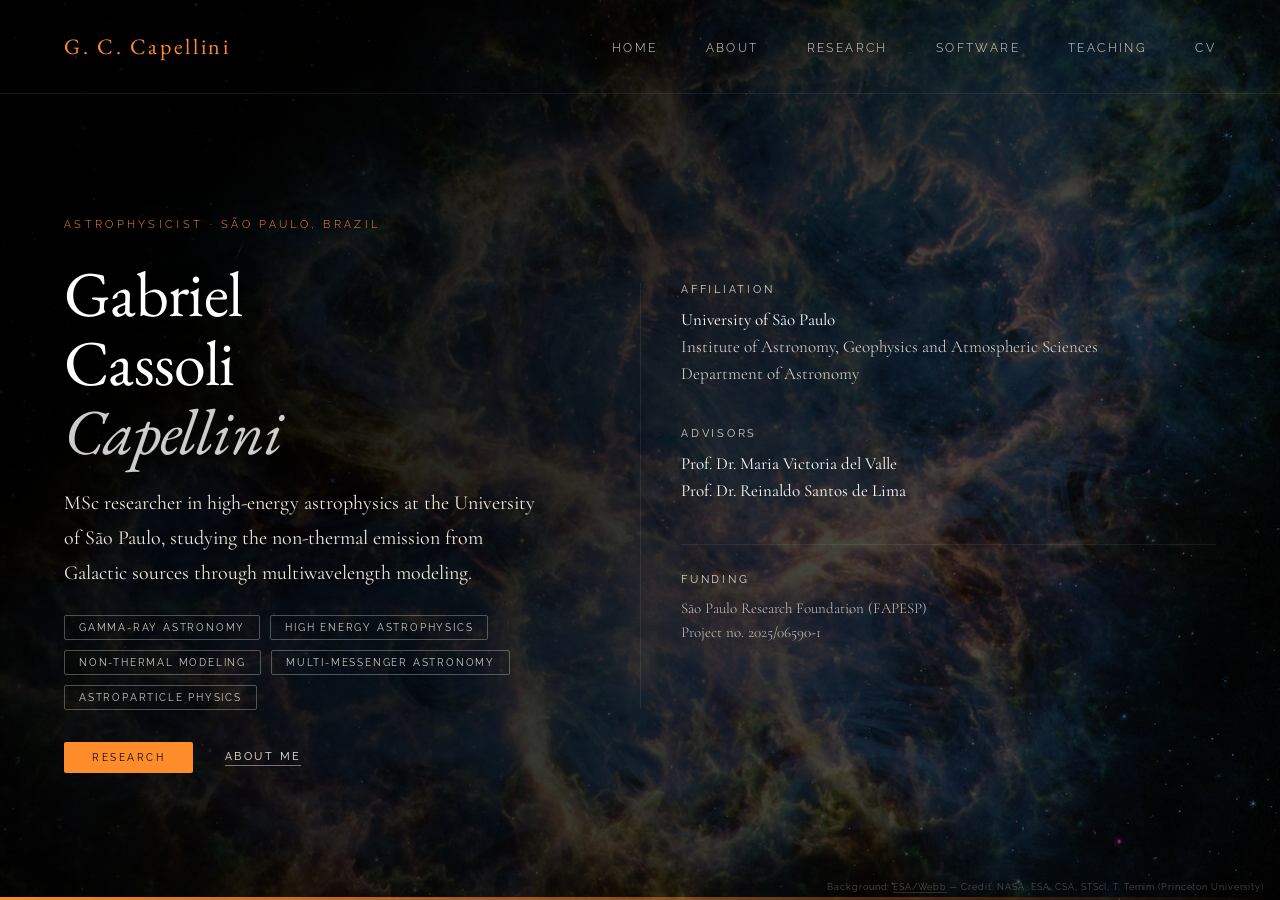
<file: index.html>
<!DOCTYPE html>
<html lang="en">
<head>
<meta name="description" content="Gabriel Cassoli Capellini — MSc researcher in high-energy astrophysics, studying non-thermal emission from Galactic sources.">
<meta name="author" content="Gabriel Cassoli Capellini">
<meta name="keywords" content="Gabriel Cassoli Capellini, astrofísica, astrophysics, gamma-ray astronomy, high energy astrophysics, non-thermal modeling.">

<!-- Open Graph -->
<meta property="og:title" content="Gabriel Cassoli Capellini — Astrophysicist">
<meta property="og:description" content="MSc researcher in high-energy astrophysic, studying non-thermal emission from Galactic sources through multiwavelength modeling.">
<meta property="og:url" content="https://gcasscapellini.github.io/WebPage/">
<meta property="og:type" content="website">
<!-- Google tag (gtag.js) -->
<script async src="https://www.googletagmanager.com/gtag/js?id=G-1GP52T7SWY"></script>
<script>
  window.dataLayer = window.dataLayer || [];
  function gtag(){dataLayer.push(arguments);}
  gtag('js', new Date());

  gtag('config', 'G-1GP52T7SWY');
</script>

<meta charset="UTF-8">
<meta name="viewport" content="width=device-width, initial-scale=1.0">
<title>Gabriel Cassoli Capellini</title>
<link rel="stylesheet" href="style.css">
<style>
  @import url('https://fonts.googleapis.com/css2?family=EB+Garamond:ital,wght@0,400;0,500;1,400&family=Cormorant+Garamond:ital,wght@0,300;0,400;1,300&family=Raleway:wght@300;400&display=swap');

  *, *::before, *::after { margin:0; padding:0; box-sizing:border-box; }
.img-credit {
  position: fixed;
  bottom: 8px;
  right: 16px;
  font-family: 'Raleway', sans-serif;
  font-size: 9px;
  letter-spacing: 0.1em;
  color: rgba(245,240,232,0.30);
  z-index: 5;
}
.img-credit a {
  color: rgba(245,240,232,0.30);
  text-decoration: none;
  border-bottom: 1px solid rgba(245,240,232,0.15);
  transition: color 0.3s;
}
.img-credit a:hover { color: #ff8c2a; }
  body {
    min-height: 100vh;
    background: url("1.jpg") center/cover no-repeat fixed;
    font-family: 'EB Garamond', Georgia, serif;
    color: #f5f0e8;
  }
  body::before {
    content: "";
    position: fixed;
    inset: 0;
    background: linear-gradient(
      115deg,
      rgba(0,0,0,0.93) 0%,
      rgba(0,0,0,0.82) 45%,
      rgba(0,0,0,0.55) 100%
    );
    z-index: 0;
  }

  .site-wrapper { position: relative; z-index: 1; }

  nav {
    display: flex;
    align-items: center;
    justify-content: space-between;
    padding: 32px 64px;
    border-bottom: 1px solid rgba(255,255,255,0.08);
  }
  .logo {
    font-family: 'EB Garamond', serif;
    font-size: 22px;
    font-weight: 400;
    letter-spacing: 0.12em;
    color: #ff8c2a;
    text-decoration: none;
  }
  .nav-links { display: flex; gap: 48px; list-style: none; }
  .nav-links a {
    font-family: 'Raleway', sans-serif;
    font-size: 12px;
    font-weight: 300;
    letter-spacing: 0.2em;
    text-transform: uppercase;
    color: rgba(245,240,232,0.90);
    text-decoration: none;
    transition: color 0.3s;
  }
  .nav-links a:hover { color: #ff8c2a; }

  .hero {
    display: grid;
    grid-template-columns: 1fr 1fr;
    min-height: calc(100vh - 97px);
    padding: 0 64px;
  }

  .hero-left {
    display: flex;
    flex-direction: column;
    justify-content: center;
    padding-right: 80px;
    padding-top: 60px;
    padding-bottom: 60px;
    opacity: 0;
    animation: fadeUp 1.1s ease forwards 0.2s;
  }
  .hero-eyebrow {
    font-family: 'Raleway', sans-serif;
    font-size: 11px;
    font-weight: 300;
    letter-spacing: 0.3em;
    text-transform: uppercase;
    color: #ff8c2a;
    margin-bottom: 28px;
  }
  .hero-name {
    font-family: 'EB Garamond', serif;
    font-size: clamp(44px, 5vw, 72px);
    font-weight: 400;
    line-height: 1.08;
    letter-spacing: -0.01em;
    margin-bottom: 20px;
    color: #fff;
    text-shadow: 0 2px 20px rgba(0,0,0,0.8);
  }
  .hero-name em { font-style: italic; color: rgba(255,255,255,0.80); }

  .hero-desc {
    font-family: 'Cormorant Garamond', serif;
    font-size: 20px;
    font-weight: 400;
    line-height: 1.75;
    color: #f0eadf;
    max-width: 480px;
    margin-bottom: 24px;
    text-shadow: 0 1px 10px rgba(0,0,0,0.7);
  }
  .hero-tags { display: flex; flex-wrap: wrap; gap: 10px; margin-bottom: 32px; }
  .tag {
    font-family: 'Raleway', sans-serif;
    font-size: 10px;
    font-weight: 400;
    letter-spacing: 0.18em;
    text-transform: uppercase;
    color: rgba(245,240,232,0.85);
    border: 1px solid rgba(245,240,232,0.30);
    padding: 6px 14px;
    border-radius: 2px;
    transition: border-color 0.3s, color 0.3s;
  }
  .tag:hover { border-color: #ff8c2a; color: #ff8c2a; }

  .hero-cta { display: flex; gap: 32px; align-items: center; }
  .cta-link {
    font-family: 'Raleway', sans-serif;
    font-size: 11px;
    font-weight: 400;
    letter-spacing: 0.22em;
    text-transform: uppercase;
    color: #f5f0e8;
    text-decoration: none;
    border-bottom: 1px solid rgba(245,240,232,0.45);
    padding-bottom: 2px;
    transition: color 0.3s, border-color 0.3s;
  }
  .cta-link:hover { color: #ff8c2a; border-color: #ff8c2a; }
  .cta-primary {
    background: #ff8c2a;
    color: #000 !important;
    border: none !important;
    padding: 10px 28px;
    border-radius: 2px;
    font-size: 10px;
    letter-spacing: 0.25em;
    transition: background 0.3s;
  }
  .cta-primary:hover { background: #ffaa55 !important; }

  .hero-right {
    display: flex;
    flex-direction: column;
    justify-content: flex-end;
    padding-bottom: 64px;
    padding-left: 40px;
    border-left: 1px solid rgba(255,255,255,0.08);
    opacity: 0;
    animation: fadeUp 1.1s ease forwards 0.5s;
  }
  .affiliation-block { margin-bottom: 40px; }
  .affil-label {
    font-family: 'Raleway', sans-serif;
    font-size: 11px;
    font-weight: 400;
    letter-spacing: 0.25em;
    text-transform: uppercase;
    color: rgba(245,240,232,0.85);
    margin-bottom: 10px;
  }
  .affil-name {
    font-family: 'Cormorant Garamond', serif;
    font-size: 17px;
    font-weight: 300;
    color: rgba(245,240,232,0.92);
    line-height: 1.6;
  }
  .affil-name strong { font-weight: 400; color: #fff; }

  .funding-block {
    border-top: 1px solid rgba(255,255,255,0.08);
    padding-top: 28px;
  }
  .funding-label {
    font-family: 'Raleway', sans-serif;
    font-size: 11px;
    font-weight: 400;
    letter-spacing: 0.25em;
    text-transform: uppercase;
    color: rgba(245,240,232,0.85);
    margin-bottom: 10px;
  }
  .funding-text {
    font-family: 'Cormorant Garamond', serif;
    font-size: 15px;
    font-weight: 300;
    color: rgba(245,240,232,0.80);
    line-height: 1.6;
  }

  .bottom-bar {
    position: fixed;
    bottom: 0; left: 0; right: 0;
    height: 3px;
    background: linear-gradient(90deg, #ff8c2a 0%, transparent 100%);
    z-index: 10;
  }

  @keyframes fadeUp {
    from { opacity: 0; transform: translateY(24px); }
    to   { opacity: 1; transform: translateY(0); }
  }
</style>
</head>
<body>
<div class="site-wrapper">
  <nav>
    <a class="logo" href="index.html">G. C. Capellini</a>
    <ul class="nav-links">
      <li><a href="index.html">Home</a></li>
      <li><a href="about.html">About</a></li>
      <li><a href="research.html">Research</a></li>
      <li><a href="software.html">Software</a></li>
      <li><a href="teaching.html">Teaching</a></li>
      <!-- <li><a href="coding.html">Coding</a></li>-->
      <li><a href="CV_Gabriel_Capellini.pdf" target="_blank">CV</a></li>
    </ul>
  </nav>

  <section class="hero">
    <div class="hero-left">
      <p class="hero-eyebrow">Astrophysicist · São Paulo, Brazil</p>
      <h1 class="hero-name">
        Gabriel<br>
        Cassoli<br>
        <em>Capellini</em>
      </h1>
      <p class="hero-desc">
        MSc researcher in high-energy astrophysics at the University of São Paulo, studying the non-thermal emission
        from Galactic sources through multiwavelength modeling.
      </p>
      <div class="hero-tags">
        <span class="tag">Gamma-ray Astronomy</span>
        <span class = "tag">High Energy Astrophysics</span>
        <span class="tag">Non-thermal Modeling</span>
        <span class="tag">Multi-messenger Astronomy</span>
        <span class="tag">Astroparticle Physics</span>
      </div>
      <div class="hero-cta">
        <a class="cta-link cta-primary" href="research.html">Research</a>
        <a class="cta-link" href="about.html">About Me</a>
        <!--<a class="cta-link" href="cv.html">Curriculum Vitæ</a>-->
        <!--<a class="cta-link" href="cv.html">Contact</a>-->
      </div>
    </div>

    <div class="hero-right">
      <div class="affiliation-block">
        <p class="affil-label">Affiliation</p>
        <p class="affil-name">
          <strong>University of São Paulo</strong><br>
          Institute of Astronomy, Geophysics and Atmospheric Sciences<br>
          Department of Astronomy
        </p>
      </div>
      <div class="affiliation-block">
        <p class="affil-label">Advisors</p>
        <p class="affil-name">
          <strong>Prof. Dr. Maria Victoria del Valle</strong>
        <br><strong>Prof. Dr. Reinaldo Santos de Lima</strong>
        </p>
      </div>
      <div class="funding-block">
        <p class="funding-label">Funding</p>
        <p class="funding-text">
          São Paulo Research Foundation (FAPESP)<br>
          Project no. 2025/06590-1
        </p>
      </div>
    </div>
  </section>
</div>
<div class="bottom-bar"></div>

<footer class="img-credit">
  Background: <a href="https://esawebb.org/images/weic2417a/" target="_blank">ESA/Webb</a>
  — Credit: NASA, ESA, CSA, STScI, T. Temim (Princeton University)
</footer>

</body>
</html>
</file>
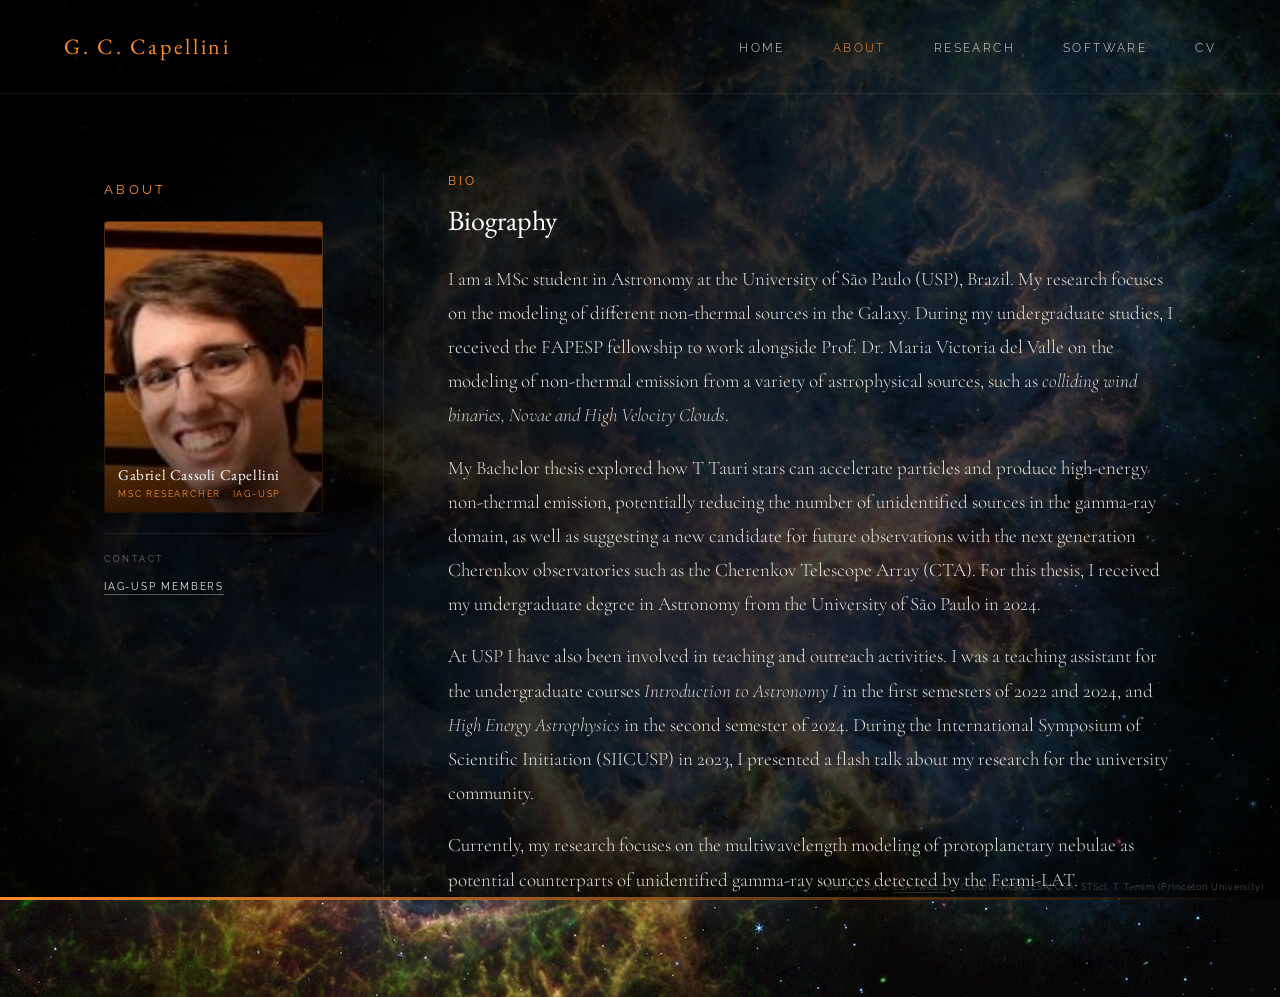
<file: about.html>
<!DOCTYPE html>
<html lang="en">
<head>
  <!-- Google tag (gtag.js) -->
<script async src="https://www.googletagmanager.com/gtag/js?id=G-1GP52T7SWY"></script>
<script>
  window.dataLayer = window.dataLayer || [];
  function gtag(){dataLayer.push(arguments);}
  gtag('js', new Date());

  gtag('config', 'G-1GP52T7SWY');
</script>

    <meta charset="UTF-8">
    <meta name="viewport" content="width=device-width, initial-scale=1.0">
    <title>About — G. C. Capellini</title>
<style>
  @import url('https://fonts.googleapis.com/css2?family=EB+Garamond:ital,wght@0,400;0,500;1,400&family=Cormorant+Garamond:ital,wght@0,300;0,400;1,300&family=Raleway:wght@300;400&display=swap');

  *, *::before, *::after { margin:0; padding:0; box-sizing:border-box; }
.img-credit {
  position: fixed;
  bottom: 8px;
  right: 16px;
  font-family: 'Raleway', sans-serif;
  font-size: 9px;
  letter-spacing: 0.1em;
  color: rgba(245,240,232,0.30);
  z-index: 5;
}
.img-credit a {
  color: rgba(245,240,232,0.30);
  text-decoration: none;
  border-bottom: 1px solid rgba(245,240,232,0.15);
  transition: color 0.3s;
}
.img-credit a:hover { color: #ff8c2a; }
  body {
    min-height: 100vh;
    background: url("1.jpg") center/cover no-repeat fixed;
    font-family: 'EB Garamond', Georgia, serif;
    color: #f5f0e8;
  }
  body::before {
    content: "";
    position: fixed;
    inset: 0;
    background: linear-gradient(
      115deg,
      rgba(0,0,0,0.93) 0%,
      rgba(0,0,0,0.82) 45%,
      rgba(0,0,0,0.55) 100%
    );
    z-index: 0;
  }

  .site-wrapper { position: relative; z-index: 1; min-height: 100vh; }

  nav {
    display: flex;
    align-items: center;
    justify-content: space-between;
    padding: 32px 64px;
    border-bottom: 1px solid rgba(255,255,255,0.08);
  }
  .logo {
    font-family: 'EB Garamond', serif;
    font-size: 22px;
    font-weight: 400;
    letter-spacing: 0.12em;
    color: #ff8c2a;
    text-decoration: none;
  }
  .nav-links { display: flex; gap: 48px; list-style: none; }
  .nav-links a {
    font-family: 'Raleway', sans-serif;
    font-size: 12px;
    font-weight: 300;
    letter-spacing: 0.2em;
    text-transform: uppercase;
    color: rgba(245,240,232,0.90);
    text-decoration: none;
    transition: color 0.3s;
  }
  .nav-links a:hover, .nav-links a.active { color: #ff8c2a; }

  .page-content {
    display: grid;
    grid-template-columns: 280px 1fr;
    gap: 0;
    max-width: 1200px;
    margin: 0 auto;
    padding: 80px 64px 100px;
    opacity: 0;
    animation: fadeUp 1s ease forwards 0.2s;
  }

  .sidebar {
    padding-right: 60px;
    border-right: 1px solid rgba(255,255,255,0.08);
    padding-top: 8px;
  }
  .page-label {
    font-family: 'Raleway', sans-serif;
    font-size: 13px;
    font-weight: 400;
    letter-spacing: 0.25em;
    text-transform: uppercase;
    color: #ff8c2a;
    margin-bottom: 24px;
    display: block;
  }

  .photo-wrap {
    position: relative;
    margin-top: 8px;
  }
  .photo-wrap img {
    width: 100%;
    aspect-ratio: 3 / 4;
    object-fit: cover;
    object-position: center top;
    border-radius: 3px;
    display: block;
    filter: grayscale(15%) contrast(1.05);
    border: 1px solid rgba(255,140,42,0.30);
  }
  .photo-wrap::after {
    content: "";
    position: absolute;
    inset: 0;
    border-radius: 3px;
    background: linear-gradient(to top, rgba(0,0,0,0.65) 0%, transparent 55%);
    pointer-events: none;
  }
  .photo-caption {
    position: absolute;
    bottom: 0; left: 0; right: 0;
    padding: 16px 14px 14px;
    z-index: 1;
  }
  .photo-name {
    font-family: 'EB Garamond', serif;
    font-size: 15px;
    font-weight: 400;
    color: #fff;
    letter-spacing: 0.04em;
    display: block;
  }
  .photo-role {
    font-family: 'Raleway', sans-serif;
    font-size: 9px;
    letter-spacing: 0.2em;
    text-transform: uppercase;
    color: #ff8c2a;
    margin-top: 5px;
    display: block;
  }

  /* ── Contact block ── */
  .sidebar-contact {
    margin-top: 20px;
    padding-top: 20px;
    border-top: 1px solid rgba(255,255,255,0.08);
  }
  .sidebar-contact-label {
    font-family: 'Raleway', sans-serif;
    font-size: 9px;
    letter-spacing: 0.3em;
    text-transform: uppercase;
    color: rgba(245,240,232,0.45);
    margin-bottom: 10px;
    display: block;
  }
  .sidebar-contact a {
    font-family: 'Raleway', sans-serif;
    font-size: 10px;
    font-weight: 400;
    letter-spacing: 0.18em;
    text-transform: uppercase;
    color: #f5f0e8;
    text-decoration: none;
    border-bottom: 1px solid rgba(245,240,232,0.35);
    padding-bottom: 2px;
    transition: color 0.3s, border-color 0.3s;
  }
  .sidebar-contact a:hover { color: #ff8c2a; border-color: #ff8c2a; }

  .main-content { padding-left: 64px; }

  .section-eyebrow {
    font-family: 'Raleway', sans-serif;
    font-size: 12px;
    font-weight: 400;
    letter-spacing: 0.25em;
    text-transform: uppercase;
    color: #ff8c2a;
    margin-bottom: 16px;
    display: block;
  }
  .section-title {
    font-family: 'EB Garamond', serif;
    font-size: 28px;
    font-weight: 400;
    color: #fff;
    margin-bottom: 24px;
    line-height: 1.2;
  }
  .section-body {
    font-family: 'Cormorant Garamond', serif;
    font-size: 19px;
    font-weight: 300;
    line-height: 1.80;
    color: rgba(245,240,232,0.92);
  }
  .section-body p { margin-bottom: 18px; }
  .section-body p:last-child { margin-bottom: 0; }
  .section-body strong { font-weight: 500; color: #fff; }
  .section-body em { font-style: italic; color: rgba(245,240,232,0.85); }

  .bottom-bar {
    position: fixed;
    bottom: 0; left: 0; right: 0;
    height: 3px;
    background: linear-gradient(90deg, #ff8c2a 0%, transparent 100%);
    z-index: 10;
  }

  @keyframes fadeUp {
    from { opacity: 0; transform: translateY(20px); }
    to   { opacity: 1; transform: translateY(0); }
  }
</style>
</head>
<body>
<div class="site-wrapper">

  <nav>
    <a class="logo" href="index.html">G. C. Capellini</a>
    <ul class="nav-links">
      <li><a href="index.html">Home</a></li>
      <li><a href="about.html" class="active">About</a></li>
      <li><a href="research.html">Research</a></li>
      <li><a href="software.html">Software</a></li>
      <li><a href="CV_Gabriel_Capellini.pdf" target="_blank">CV</a></li>
    </ul>
  </nav>

  <div class="page-content">

    <aside class="sidebar">
      <span class="page-label">About</span>
      <div class="photo-wrap">
        <img src="foto.jpg" alt="Gabriel Cassoli Capellini">
        <div class="photo-caption">
          <span class="photo-name">Gabriel Cassoli Capellini</span>
          <span class="photo-role">MSc Researcher · IAG-USP</span>
        </div>
      </div>
      <div class="sidebar-contact">
        <span class="sidebar-contact-label">Contact</span>
        <a href="https://www.iag.usp.br/astronomia/membros/mestrandos" target="_blank">IAG-USP Members</a>
      </div>
    </aside>

    <main class="main-content">
      <div id="bio">
        <span class="section-eyebrow">Bio</span>
        <h2 class="section-title">Biography</h2>
        <div class="section-body">
          <p>
            I am a MSc student in Astronomy at the University of São Paulo (USP), Brazil. My research focuses on the
            modeling of different non-thermal sources in the Galaxy. During my undergraduate studies, I received the
            FAPESP fellowship to work alongside Prof. Dr. Maria Victoria del Valle on the modeling of non-thermal
            emission from a variety of astrophysical sources, such as <em>colliding wind binaries, Novae and High Velocity Clouds</em>.
          </p>
          <p>
            My Bachelor thesis explored how T Tauri stars can accelerate particles and produce high-energy non-thermal
            emission, potentially reducing the number of unidentified sources in the gamma-ray domain, as well as
            suggesting a new candidate for future observations with the next generation Cherenkov observatories such as the
            Cherenkov Telescope Array (CTA). For this thesis, I received my undergraduate degree in Astronomy from the
            University of São Paulo in 2024.
          </p>
          <p>
            At USP I have also been involved in teaching and outreach activities. I was a teaching assistant for the
            undergraduate courses <em>Introduction to Astronomy I</em> in the first semesters of 2022 and 2024, and
            <em>High Energy Astrophysics</em> in the second semester of 2024. During the International Symposium of
            Scientific Initiation (SIICUSP) in 2023, I presented a flash talk about my research for the university community.
          </p>
          <p>
            Currently, my research focuses on the multiwavelength modeling of protoplanetary nebulae
            as potential counterparts of unidentified gamma-ray sources detected by the Fermi-LAT.
          </p>
        </div>
      </div>
    </main>

  </div>
</div>
<div class="bottom-bar"></div>

<footer class="img-credit">
  Background: <a href="https://esawebb.org/images/weic2417a/" target="_blank">ESA/Webb</a>
  — Credit: NASA, ESA, CSA, STScI, T. Temim (Princeton University)
</footer>
</body>
</html>
</file>
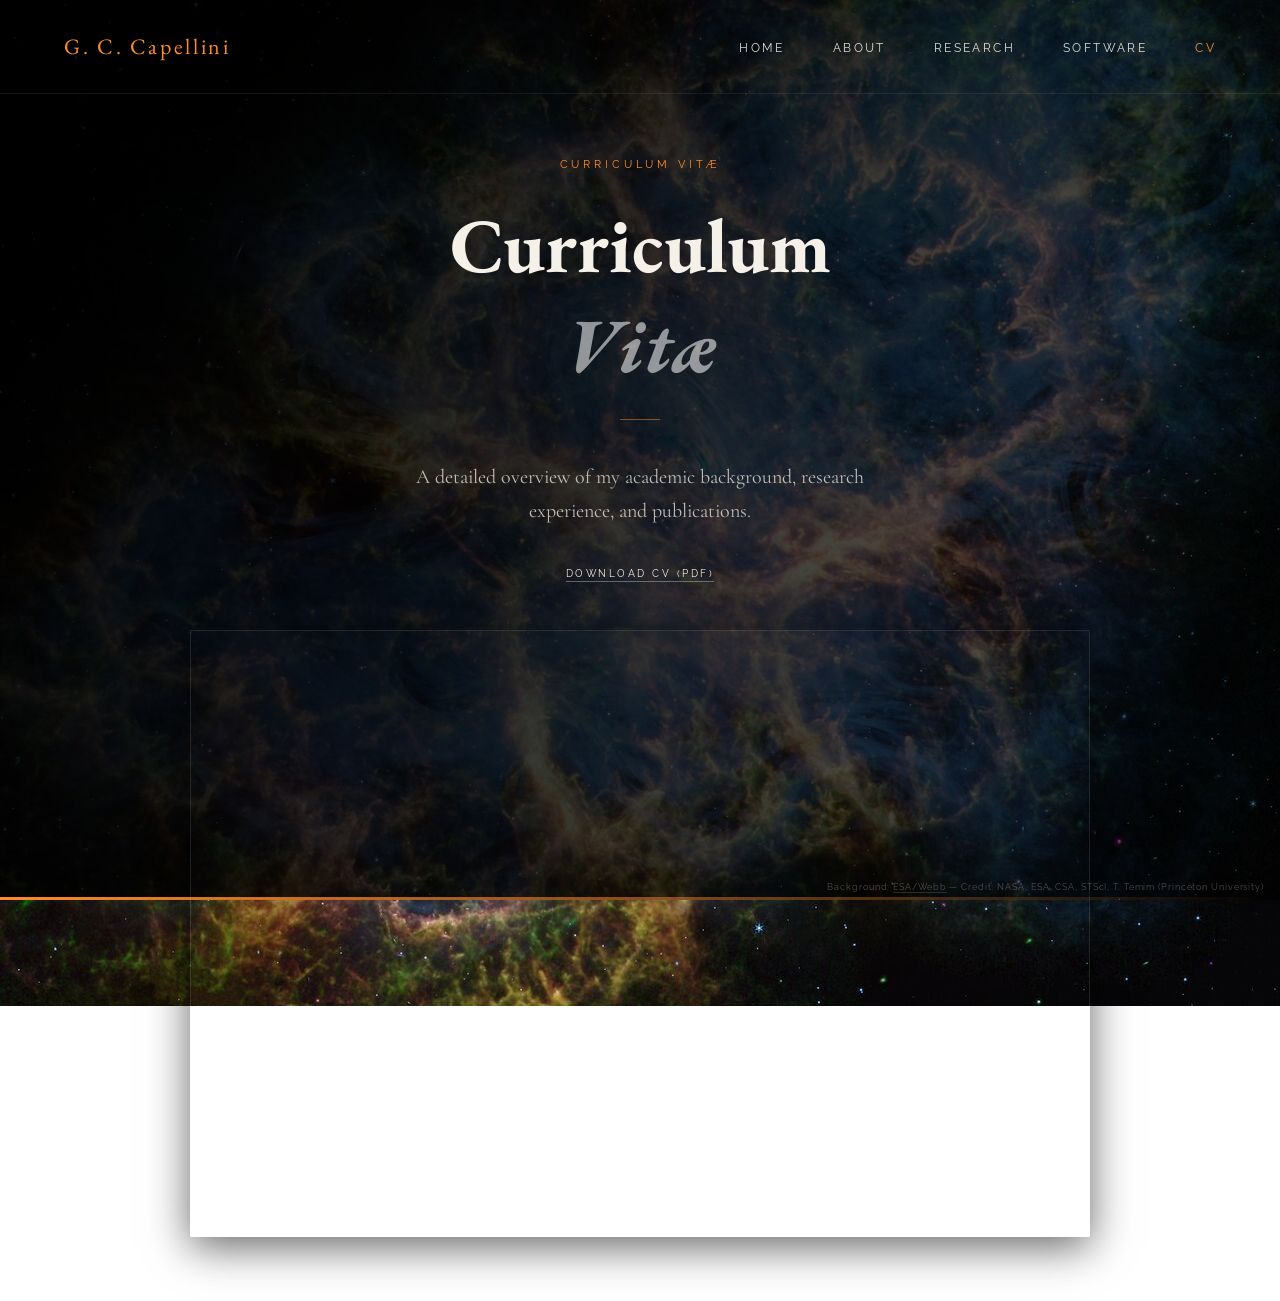
<file: cv.html>
<!DOCTYPE html>
<html lang="en">
<head>
<meta charset="UTF-8">
<meta name="viewport" content="width=device-width, initial-scale=1.0">
<title>CV — G. C. Capellini</title>

<style>
  @import url('https://fonts.googleapis.com/css2?family=EB+Garamond:ital,wght@0,400;0,500;1,400&family=Cormorant+Garamond:ital,wght@0,300;0,400;1,300&family=Raleway:wght@300;400&display=swap');

  *, *::before, *::after { margin:0; padding:0; box-sizing:border-box; }

  .img-credit {
    position: fixed;
    bottom: 8px;
    right: 16px;
    font-family: 'Raleway', sans-serif;
    font-size: 9px;
    letter-spacing: 0.1em;
    color: rgba(245,240,232,0.30);
    z-index: 5;
  }

  .img-credit a {
    color: rgba(245,240,232,0.30);
    text-decoration: none;
    border-bottom: 1px solid rgba(245,240,232,0.15);
    transition: color 0.3s;
  }

  .img-credit a:hover { color: #ff8c2a; }

  body {
    min-height: 100vh;
    background: url("1.jpg") center/cover no-repeat fixed;
    font-family: 'EB Garamond', Georgia, serif;
    color: #f5f0e8;
  }

  body::before {
    content: "";
    position: fixed;
    inset: 0;
    background: linear-gradient(
      115deg,
      rgba(0,0,0,0.93) 0%,
      rgba(0,0,0,0.82) 45%,
      rgba(0,0,0,0.55) 100%
    );
    z-index: 0;
  }

  .site-wrapper {
    position: relative;
    z-index: 1;
    min-height: 100vh;
    display: flex;
    flex-direction: column;
  }

  nav {
    display: flex;
    align-items: center;
    justify-content: space-between;
    padding: 32px 64px;
    border-bottom: 1px solid rgba(255,255,255,0.08);
  }

  .logo {
    font-family: 'EB Garamond', serif;
    font-size: 22px;
    letter-spacing: 0.12em;
    color: #ff8c2a;
    text-decoration: none;
  }

  .nav-links {
    display: flex;
    gap: 48px;
    list-style: none;
  }

  .nav-links a {
    font-family: 'Raleway', sans-serif;
    font-size: 12px;
    letter-spacing: 0.2em;
    text-transform: uppercase;
    color: rgba(245,240,232,0.90);
    text-decoration: none;
    transition: color 0.3s;
  }

  .nav-links a:hover,
  .nav-links a.active {
    color: #ff8c2a;
  }

  .content {
    flex: 1;
    display: flex;
    flex-direction: column;
    align-items: center;
    text-align: center;
    padding: 64px 32px;
    animation: fadeUp 1.1s ease forwards;
  }

  .coming-label {
    font-family: 'Raleway', sans-serif;
    font-size: 11px;
    letter-spacing: 0.35em;
    text-transform: uppercase;
    color: #ff8c2a;
    margin-bottom: 24px;
  }

  .coming-title {
    font-size: clamp(48px, 6vw, 80px);
    margin-bottom: 24px;
  }

  .coming-title em {
    font-style: italic;
    color: rgba(255,255,255,0.55);
  }

  .coming-desc {
    font-family: 'Cormorant Garamond', serif;
    font-size: 20px;
    line-height: 1.7;
    color: rgba(245,240,232,0.75);
    max-width: 500px;
    margin-bottom: 40px;
  }

  .divider {
    width: 40px;
    height: 1px;
    background: rgba(255,140,42,0.5);
    margin: 0 auto 40px;
  }

  .back-link {
    font-family: 'Raleway', sans-serif;
    font-size: 10px;
    letter-spacing: 0.25em;
    text-transform: uppercase;
    color: #f5f0e8;
    text-decoration: none;
    border-bottom: 1px solid rgba(245,240,232,0.35);
    padding-bottom: 2px;
    transition: 0.3s;
  }

  .back-link:hover {
    color: #ff8c2a;
    border-color: #ff8c2a;
  }

  .pdf-container {
    margin-top: 48px;
    width: 100%;
    max-width: 900px;
    border: 1px solid rgba(255,255,255,0.1);
    box-shadow: 0 10px 40px rgba(0,0,0,0.6);
  }

  iframe {
    width: 100%;
    height: 600px;
    border: none;
    opacity: 0.95;
  }

  .bottom-bar {
    position: fixed;
    bottom: 0;
    left: 0;
    right: 0;
    height: 3px;
    background: linear-gradient(90deg, #ff8c2a 0%, transparent 100%);
    z-index: 10;
  }

  @keyframes fadeUp {
    from { opacity: 0; transform: translateY(24px); }
    to   { opacity: 1; transform: translateY(0); }
  }
</style>
</head>

<body>
<div class="site-wrapper">

  <nav>
    <a class="logo" href="index.html">G. C. Capellini</a>
    <ul class="nav-links">
      <li><a href="index.html">Home</a></li>
      <li><a href="about.html">About</a></li>
      <li><a href="research.html">Research</a></li>
      <li><a href="software.html">Software</a></li>
      <li><a href="cv.html" class="active">CV</a></li>
    </ul>
  </nav>

  <div class="content">
    <p class="coming-label">Curriculum Vitæ</p>
    <h1 class="coming-title">Curriculum<br><em>Vitæ</em></h1>
    <div class="divider"></div>

    <p class="coming-desc">
      A detailed overview of my academic background, research experience, and publications.
    </p>

    <a class="back-link" href="CV_Gabriel_Capellini.pdf" target="_blank">
      Download CV (PDF)
    </a>

    <div class="pdf-container">
      <iframe src="CV_Gabriel_Capellini.pdf"></iframe>
    </div>
  </div>

</div>

<div class="bottom-bar"></div>

<footer class="img-credit">
  Background: <a href="https://esawebb.org/images/weic2417a/" target="_blank">ESA/Webb</a>
  — Credit: NASA, ESA, CSA, STScI, T. Temim (Princeton University)
</footer>

</body>
</html>
</file>
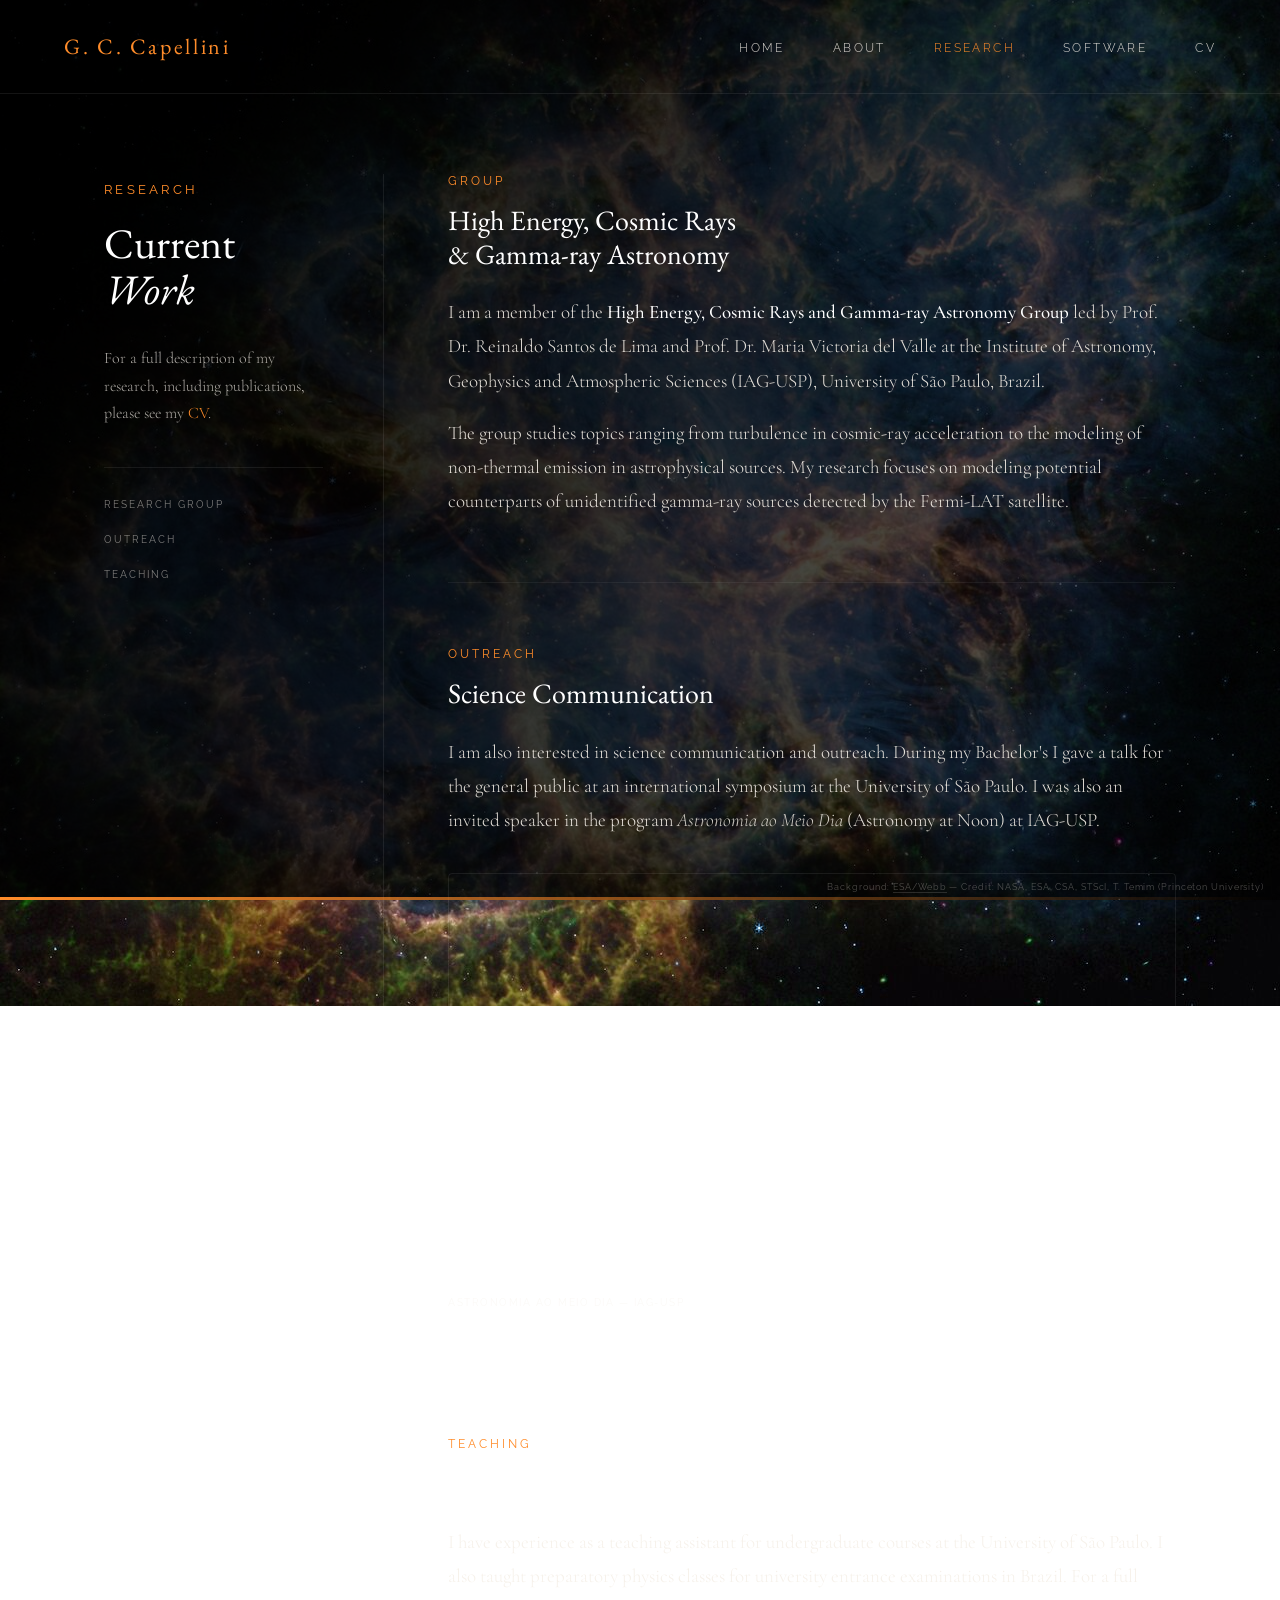
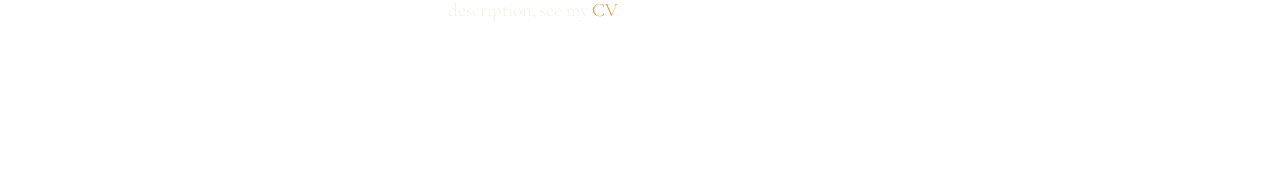
<file: research.html>
<!DOCTYPE html>
<html lang="en">
<head>
  <!-- Google tag (gtag.js) -->
<script async src="https://www.googletagmanager.com/gtag/js?id=G-1GP52T7SWY"></script>
<script>
  window.dataLayer = window.dataLayer || [];
  function gtag(){dataLayer.push(arguments);}
  gtag('js', new Date());

  gtag('config', 'G-1GP52T7SWY');
</script>

<meta charset="UTF-8">
<meta name="viewport" content="width=device-width, initial-scale=1.0">
<title>Research — G. C. Capellini</title>
<style>
  @import url('https://fonts.googleapis.com/css2?family=EB+Garamond:ital,wght@0,400;0,500;1,400&family=Cormorant+Garamond:ital,wght@0,300;0,400;1,300&family=Raleway:wght@300;400&display=swap');

  *, *::before, *::after { margin:0; padding:0; box-sizing:border-box; }
.img-credit {
  position: fixed;
  bottom: 8px;
  right: 16px;
  font-family: 'Raleway', sans-serif;
  font-size: 9px;
  letter-spacing: 0.1em;
  color: rgba(245,240,232,0.30);
  z-index: 5;
}
.img-credit a {
  color: rgba(245,240,232,0.30);
  text-decoration: none;
  border-bottom: 1px solid rgba(245,240,232,0.15);
  transition: color 0.3s;
}
.img-credit a:hover { color: #ff8c2a; }
  body {
    min-height: 100vh;
    background: url("1.jpg") center/cover no-repeat fixed;
    font-family: 'EB Garamond', Georgia, serif;
    color: #f5f0e8;
  }
  body::before {
    content: "";
    position: fixed;
    inset: 0;
    background: linear-gradient(
      115deg,
      rgba(0,0,0,0.93) 0%,
      rgba(0,0,0,0.82) 45%,
      rgba(0,0,0,0.55) 100%
    );
    z-index: 0;
  }

  .site-wrapper { position: relative; z-index: 1; min-height: 100vh; }

  nav {
    display: flex;
    align-items: center;
    justify-content: space-between;
    padding: 32px 64px;
    border-bottom: 1px solid rgba(255,255,255,0.08);
  }
  .logo {
    font-family: 'EB Garamond', serif;
    font-size: 22px;
    font-weight: 400;
    letter-spacing: 0.12em;
    color: #ff8c2a;
    text-decoration: none;
  }
  .nav-links { display: flex; gap: 48px; list-style: none; }
  .nav-links a {
    font-family: 'Raleway', sans-serif;
    font-size: 12px;
    font-weight: 300;
    letter-spacing: 0.2em;
    text-transform: uppercase;
    color: rgba(245,240,232,0.90);
    text-decoration: none;
    transition: color 0.3s;
  }
  .nav-links a:hover, .nav-links a.active { color: #ff8c2a; }

  .page-content {
    display: grid;
    grid-template-columns: 280px 1fr;
    gap: 0;
    max-width: 1200px;
    margin: 0 auto;
    padding: 80px 64px 100px;
    opacity: 0;
    animation: fadeUp 1s ease forwards 0.2s;
  }

  .sidebar {
    padding-right: 60px;
    border-right: 1px solid rgba(255,255,255,0.08);
    padding-top: 8px;
  }
  .page-label {
    font-family: 'Raleway', sans-serif;
    font-size: 13px;
    font-weight: 400;
    letter-spacing: 0.25em;
    text-transform: uppercase;
    color: #ff8c2a;
    margin-bottom: 24px;
    display: block;
  }
  .page-title {
    font-family: 'EB Garamond', serif;
    font-size: 42px;
    font-weight: 400;
    line-height: 1.1;
    color: #fff;
    margin-bottom: 32px;
  }
  .page-intro {
    font-family: 'Cormorant Garamond', serif;
    font-size: 16px;
    font-weight: 300;
    line-height: 1.7;
    color: rgba(245,240,232,0.70);
    margin-bottom: 40px;
  }
  .prose-link {
    color: #ff8c2a;
    text-decoration: none;
    transition: opacity 0.3s;
  }
  .prose-link:hover { opacity: 0.75; }

  .sidebar-nav {
    list-style: none;
    border-top: 1px solid rgba(255,255,255,0.08);
    padding-top: 24px;
  }
  .sidebar-nav li { margin-bottom: 14px; }
  .sidebar-nav a {
    font-family: 'Raleway', sans-serif;
    font-size: 10px;
    letter-spacing: 0.2em;
    text-transform: uppercase;
    color: rgba(245,240,232,0.50);
    text-decoration: none;
    transition: color 0.3s;
  }
  .sidebar-nav a:hover { color: #ff8c2a; }

  .main-content { padding-left: 64px; }

  .research-section {
    margin-bottom: 64px;
    padding-bottom: 64px;
    border-bottom: 1px solid rgba(255,255,255,0.06);
  }
  .research-section:last-child {
    border-bottom: none;
    margin-bottom: 0;
  }

  .section-eyebrow {
    font-family: 'Raleway', sans-serif;
    font-size: 12px;
    font-weight: 400;
    letter-spacing: 0.25em;
    text-transform: uppercase;
    color: #ff8c2a;
    margin-bottom: 16px;
    display: block;
  }
  .section-title {
    font-family: 'EB Garamond', serif;
    font-size: 28px;
    font-weight: 400;
    color: #fff;
    margin-bottom: 24px;
    line-height: 1.2;
  }
  .section-body {
    font-family: 'Cormorant Garamond', serif;
    font-size: 19px;
    font-weight: 300;
    line-height: 1.80;
    color: rgba(245,240,232,0.92);
  }
  .section-body p { margin-bottom: 18px; }
  .section-body p:last-child { margin-bottom: 0; }
  .section-body strong { font-weight: 500; color: #fff; }
  .section-body em { font-style: italic; color: rgba(245,240,232,0.85); }

  .video-wrap {
    margin-top: 36px;
    position: relative;
    padding-bottom: 56.25%;
    height: 0;
    overflow: hidden;
    border-radius: 4px;
    border: 1px solid rgba(255,255,255,0.08);
  }
  .video-wrap iframe {
    position: absolute;
    top: 0; left: 0;
    width: 100%; height: 100%;
    border: none;
  }
  .video-caption {
    margin-top: 12px;
    font-family: 'Raleway', sans-serif;
    font-size: 10px;
    letter-spacing: 0.15em;
    color: rgba(245,240,232,0.40);
    text-transform: uppercase;
  }

  .bottom-bar {
    position: fixed;
    bottom: 0; left: 0; right: 0;
    height: 3px;
    background: linear-gradient(90deg, #ff8c2a 0%, transparent 100%);
    z-index: 10;
  }

  @keyframes fadeUp {
    from { opacity: 0; transform: translateY(20px); }
    to   { opacity: 1; transform: translateY(0); }
  }
</style>
</head>
<body>
<div class="site-wrapper">

  <nav>
    <a class="logo" href="index.html">G. C. Capellini</a>
    <ul class="nav-links">
      <li><a href="index.html">Home</a></li>
      <li><a href="about.html">About</a></li>
      <li><a href="research.html" class="active">Research</a></li>
      <li><a href="software.html">Software</a></li>
      <li><a href="CV_Gabriel_Capellini.pdf" target="_blank">CV</a></li>
    </ul>
  </nav>

  <div class="page-content">

    <aside class="sidebar">
      <span class="page-label">Research</span>
      <h1 class="page-title">Current<br><em>Work</em></h1>
      <p class="page-intro">
        For a full description of my research, including publications,
        please see my <a class="prose-link" href="CV_Gabriel_Capellini.pdf">CV</a>.
      </p>
      <ul class="sidebar-nav">
        <li><a href="#group">Research Group</a></li>
        <li><a href="#outreach">Outreach</a></li>
        <li><a href="#teaching">Teaching</a></li>
      </ul>
    </aside>

    <main class="main-content">

      <div class="research-section" id="group">
        <span class="section-eyebrow">Group</span>
        <h2 class="section-title">High Energy, Cosmic Rays<br>& Gamma-ray Astronomy</h2>
        <div class="section-body">
          <p>
            I am a member of the <strong>High Energy, Cosmic Rays and Gamma-ray Astronomy Group</strong>
            led by Prof. Dr. Reinaldo Santos de Lima and Prof. Dr. Maria Victoria del Valle
            at the Institute of Astronomy, Geophysics and Atmospheric Sciences (IAG-USP),
            University of São Paulo, Brazil.
          </p>
          <p>
            The group studies topics ranging from turbulence in cosmic-ray acceleration
            to the modeling of non-thermal emission in astrophysical sources.
            My research focuses on modeling potential counterparts of unidentified
            gamma-ray sources detected by the Fermi-LAT satellite.
          </p>
        </div>
      </div>

      <div class="research-section" id="outreach">
        <span class="section-eyebrow">Outreach</span>
        <h2 class="section-title">Science Communication</h2>
        <div class="section-body">
          <p>
            I am also interested in science communication and outreach. During my Bachelor's
            I gave a talk for the general public at an international symposium at the
            University of São Paulo. I was also an invited speaker in the program
            <em>Astronomia ao Meio Dia</em> (Astronomy at Noon) at IAG-USP.
          </p>
        </div>
        <div class="video-wrap">
          <iframe
            src="https://www.youtube.com/embed/6wT_lKYq5AU"
            title="Astronomia ao Meio Dia Lecture"
            allowfullscreen>
          </iframe>
        </div>
        <p class="video-caption">Astronomia ao Meio Dia — IAG-USP</p>
      </div>

      <div class="research-section" id="teaching">
        <span class="section-eyebrow">Teaching</span>
        <h2 class="section-title">Teaching Experience</h2>
        <div class="section-body">
          <p>
            I have experience as a teaching assistant for undergraduate courses at the
            University of São Paulo. I also taught preparatory physics classes for
            university entrance examinations in Brazil. For a full description, see my
            <a class="prose-link" href="CV_Gabriel_Capellini.pdf">CV</a>.
          </p>
        </div>
      </div>

    </main>
  </div>
</div>
<div class="bottom-bar"></div>
</body>
<footer class="img-credit">
  Background: <a href="https://esawebb.org/images/weic2417a/" target="_blank">ESA/Webb</a>
  — Credit: NASA, ESA, CSA, STScI, T. Temim (Princeton University)
</footer>
</html>
</file>
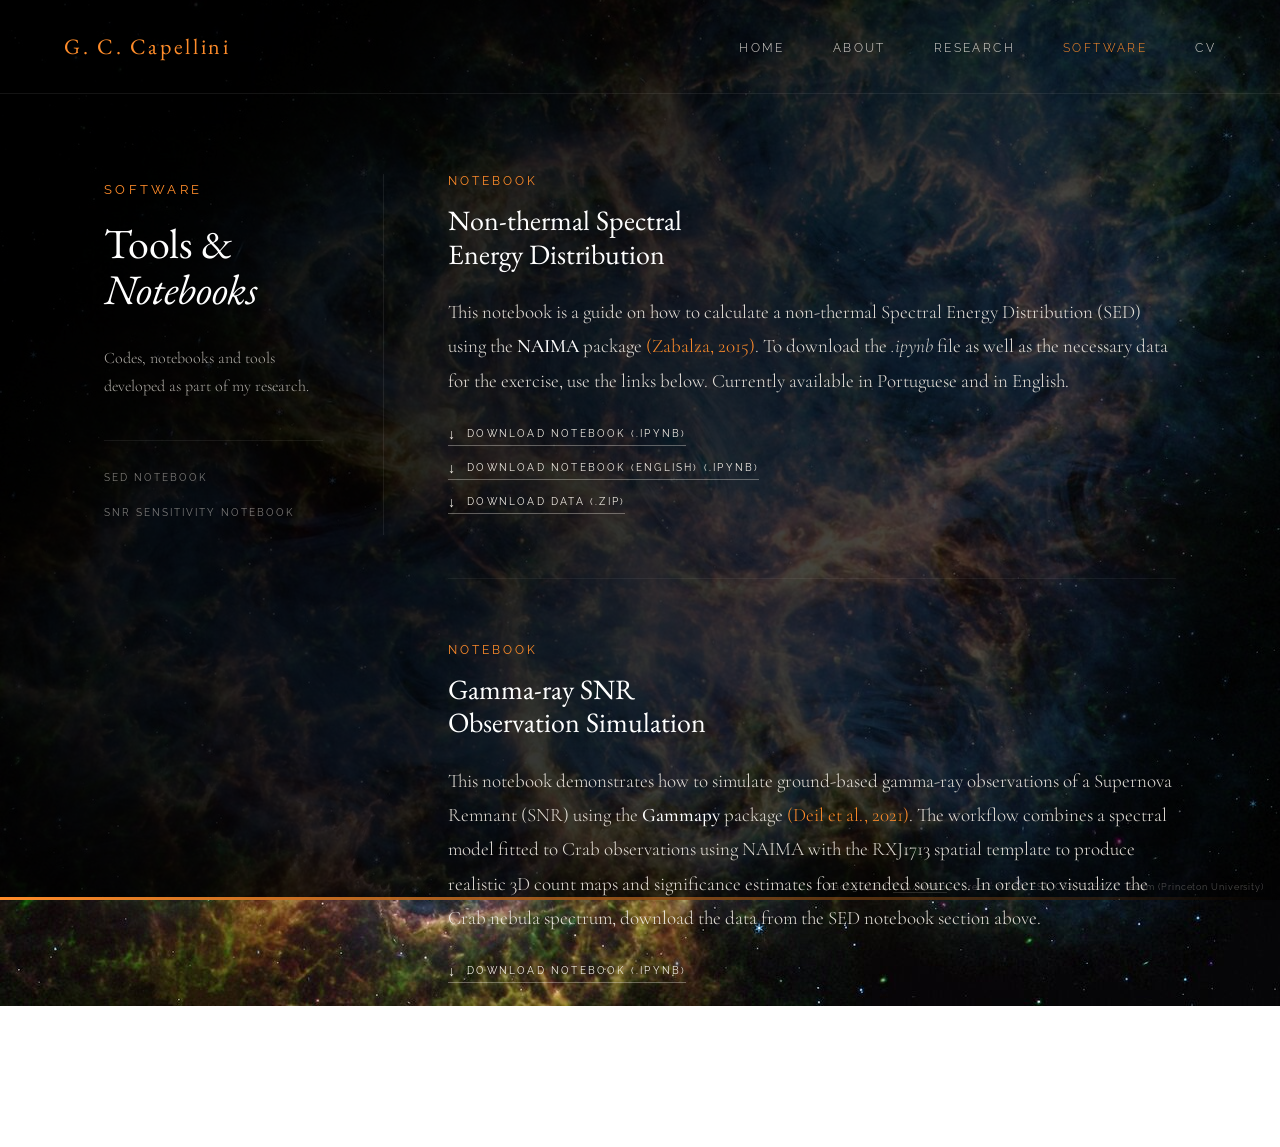
<file: software.html>
<!DOCTYPE html>
<html lang="en">
<head>
  <!-- Google tag (gtag.js) -->
<script async src="https://www.googletagmanager.com/gtag/js?id=G-1GP52T7SWY"></script>
<script>
  window.dataLayer = window.dataLayer || [];
  function gtag(){dataLayer.push(arguments);}
  gtag('js', new Date());

  gtag('config', 'G-1GP52T7SWY');
</script>

<meta charset="UTF-8">
<meta name="viewport" content="width=device-width, initial-scale=1.0">
<title>Software — G. C. Capellini</title>
<style>
  @import url('https://fonts.googleapis.com/css2?family=EB+Garamond:ital,wght@0,400;0,500;1,400&family=Cormorant+Garamond:ital,wght@0,300;0,400;1,300&family=Raleway:wght@300;400&display=swap');

  *, *::before, *::after { margin:0; padding:0; box-sizing:border-box; }
.img-credit {
  position: fixed;
  bottom: 8px;
  right: 16px;
  font-family: 'Raleway', sans-serif;
  font-size: 9px;
  letter-spacing: 0.1em;
  color: rgba(245,240,232,0.30);
  z-index: 5;
}
.img-credit a {
  color: rgba(245,240,232,0.30);
  text-decoration: none;
  border-bottom: 1px solid rgba(245,240,232,0.15);
  transition: color 0.3s;
}
.img-credit a:hover { color: #ff8c2a; }
  body {
    min-height: 100vh;
    background: url("1.jpg") center/cover no-repeat fixed;
    font-family: 'EB Garamond', Georgia, serif;
    color: #f5f0e8;
  }
  body::before {
    content: "";
    position: fixed;
    inset: 0;
    background: linear-gradient(
      115deg,
      rgba(0,0,0,0.93) 0%,
      rgba(0,0,0,0.82) 45%,
      rgba(0,0,0,0.55) 100%
    );
    z-index: 0;
  }

  .site-wrapper { position: relative; z-index: 1; min-height: 100vh; }

  nav {
    display: flex;
    align-items: center;
    justify-content: space-between;
    padding: 32px 64px;
    border-bottom: 1px solid rgba(255,255,255,0.08);
  }
  .logo {
    font-family: 'EB Garamond', serif;
    font-size: 22px;
    font-weight: 400;
    letter-spacing: 0.12em;
    color: #ff8c2a;
    text-decoration: none;
  }
  .nav-links { display: flex; gap: 48px; list-style: none; }
  .nav-links a {
    font-family: 'Raleway', sans-serif;
    font-size: 12px;
    font-weight: 300;
    letter-spacing: 0.2em;
    text-transform: uppercase;
    color: rgba(245,240,232,0.90);
    text-decoration: none;
    transition: color 0.3s;
  }
  .nav-links a:hover, .nav-links a.active { color: #ff8c2a; }

  .page-content {
    display: grid;
    grid-template-columns: 280px 1fr;
    gap: 0;
    max-width: 1200px;
    margin: 0 auto;
    padding: 80px 64px 100px;
    opacity: 0;
    animation: fadeUp 1s ease forwards 0.2s;
  }

  .sidebar {
    padding-right: 60px;
    border-right: 1px solid rgba(255,255,255,0.08);
    padding-top: 8px;
    position: sticky;
    top: 80px;
    align-self: start;
  }
  .page-label {
    font-family: 'Raleway', sans-serif;
    font-size: 13px;
    font-weight: 400;
    letter-spacing: 0.25em;
    text-transform: uppercase;
    color: #ff8c2a;
    margin-bottom: 24px;
    display: block;
  }
  .page-title {
    font-family: 'EB Garamond', serif;
    font-size: 42px;
    font-weight: 400;
    line-height: 1.1;
    color: #fff;
    margin-bottom: 32px;
  }
  .page-intro {
    font-family: 'Cormorant Garamond', serif;
    font-size: 16px;
    font-weight: 300;
    line-height: 1.7;
    color: rgba(245,240,232,0.70);
    margin-bottom: 40px;
  }
  .sidebar-nav {
    list-style: none;
    border-top: 1px solid rgba(255,255,255,0.08);
    padding-top: 24px;
  }
  .sidebar-nav li { margin-bottom: 14px; }
  .sidebar-nav a {
    font-family: 'Raleway', sans-serif;
    font-size: 10px;
    letter-spacing: 0.2em;
    text-transform: uppercase;
    color: rgba(245,240,232,0.50);
    text-decoration: none;
    transition: color 0.3s;
  }
  .sidebar-nav a:hover { color: #ff8c2a; }

  .main-content { padding-left: 64px; }

  .software-section {
    margin-bottom: 64px;
    padding-bottom: 64px;
    border-bottom: 1px solid rgba(255,255,255,0.06);
  }
  .software-section:last-child {
    border-bottom: none;
    margin-bottom: 0;
  }

  .section-eyebrow {
    font-family: 'Raleway', sans-serif;
    font-size: 12px;
    font-weight: 400;
    letter-spacing: 0.25em;
    text-transform: uppercase;
    color: #ff8c2a;
    margin-bottom: 16px;
    display: block;
  }
  .section-title {
    font-family: 'EB Garamond', serif;
    font-size: 28px;
    font-weight: 400;
    color: #fff;
    margin-bottom: 24px;
    line-height: 1.2;
  }
  .section-body {
    font-family: 'Cormorant Garamond', serif;
    font-size: 19px;
    font-weight: 300;
    line-height: 1.80;
    color: rgba(245,240,232,0.92);
  }
  .section-body p { margin-bottom: 18px; }
  .section-body p:last-child { margin-bottom: 0; }
  .section-body strong { font-weight: 500; color: #fff; }
  .section-body em { font-style: italic; color: rgba(245,240,232,0.85); }
  .prose-link {
    color: #ff8c2a;
    text-decoration: none;
    transition: opacity 0.3s;
  }
  .prose-link:hover { opacity: 0.75; }

  /* ── Download links group ── */
  .download-group {
    display: flex;
    flex-direction: column;
    gap: 14px;
    margin-top: 28px;
  }
  .download-link {
    display: inline-flex;
    align-items: center;
    gap: 10px;
    font-family: 'Raleway', sans-serif;
    font-size: 10px;
    font-weight: 400;
    letter-spacing: 0.22em;
    text-transform: uppercase;
    color: #f5f0e8;
    text-decoration: none;
    border-bottom: 1px solid rgba(245,240,232,0.35);
    padding-bottom: 3px;
    width: fit-content;
    transition: color 0.3s, border-color 0.3s;
  }
  .download-link:hover { color: #ff8c2a; border-color: #ff8c2a; }
  .download-link::before {
    content: "↓";
    font-size: 14px;
  }

  .bottom-bar {
    position: fixed;
    bottom: 0; left: 0; right: 0;
    height: 3px;
    background: linear-gradient(90deg, #ff8c2a 0%, transparent 100%);
    z-index: 10;
  }

  @keyframes fadeUp {
    from { opacity: 0; transform: translateY(20px); }
    to   { opacity: 1; transform: translateY(0); }
  }
</style>
</head>
<body>
<div class="site-wrapper">

  <nav>
    <a class="logo" href="index.html">G. C. Capellini</a>
    <ul class="nav-links">
      <li><a href="index.html">Home</a></li>
      <li><a href="about.html">About</a></li>
      <li><a href="research.html">Research</a></li>
      <li><a href="software.html" class="active">Software</a></li>
      <li><a href="CV_Gabriel_Capellini.pdf" target="_blank">CV</a></li>
    </ul>
  </nav>

  <div class="page-content">

    <aside class="sidebar">
      <span class="page-label">Software</span>
      <h1 class="page-title">Tools &<br><em>Notebooks</em></h1>
      <p class="page-intro">
        Codes, notebooks and tools developed as part of my research.
      </p>
      <ul class="sidebar-nav">
        <li><a href="#sed-notebook">SED Notebook</a></li>
        <li><a href="#snr-notebook">SNR Sensitivity Notebook</a></li>
      </ul>
    </aside>

    <main class="main-content">

      <div class="software-section" id="sed-notebook">
        <span class="section-eyebrow">Notebook</span>
        <h2 class="section-title">Non-thermal Spectral<br>Energy Distribution</h2>
        <div class="section-body">
          <p>
            This notebook is a guide on how to calculate a non-thermal
            Spectral Energy Distribution (SED) using the <strong>NAIMA</strong> package
            <a class="prose-link" href="https://naima.readthedocs.io/en/latest/">(Zabalza, 2015)</a>.
            To download the <em>.ipynb</em> file as well as the necessary data
            for the exercise, use the links below. Currently available in Portuguese and in English.
           
          </p>
        </div>
        <div class="download-group">
          <a class="download-link" href="NoteApresentacao.ipynb" download>Download notebook (.ipynb)</a>
          <a class="download-link" href="NotebookSEDEn.ipynb" download>Download notebook (English) (.ipynb)</a>
          <a class="download-link" href="data_note_hands_sed.zip" download>Download data (.zip)</a>
        </div>
      </div>

      <div class="software-section" id="snr-notebook">
        <span class="section-eyebrow">Notebook</span>
        <h2 class="section-title">Gamma-ray SNR<br>Observation Simulation</h2>
        <div class="section-body">
          <p>
            This notebook demonstrates how to simulate ground-based gamma-ray observations 
            of a Supernova Remnant (SNR) using the <strong>Gammapy</strong> package
            <a class="prose-link" href="https://docs.gammapy.org/">(Deil et al., 2021)</a>.
            The workflow combines a spectral model fitted to Crab observations using NAIMA 
            with the RXJ1713 spatial template to produce realistic 3D count maps and significance 
            estimates for extended sources. In order to visualize the Crab nebula spectrum, 
            download the data from the SED notebook section above.
          </p>
        </div>
        <div class="download-group">
          <a class="download-link" href="SensNoteEn.ipynb" download>Download notebook (.ipynb)</a>
        </div>
      </div>

    </main>
  </div>
</div>
<div class="bottom-bar"></div>
</body>

<footer class="img-credit">
  Background: <a href="https://esawebb.org/images/weic2417a/" target="_blank">ESA/Webb</a>
  — Credit: NASA, ESA, CSA, STScI, T. Temim (Princeton University)
</footer>
</html>
</file>
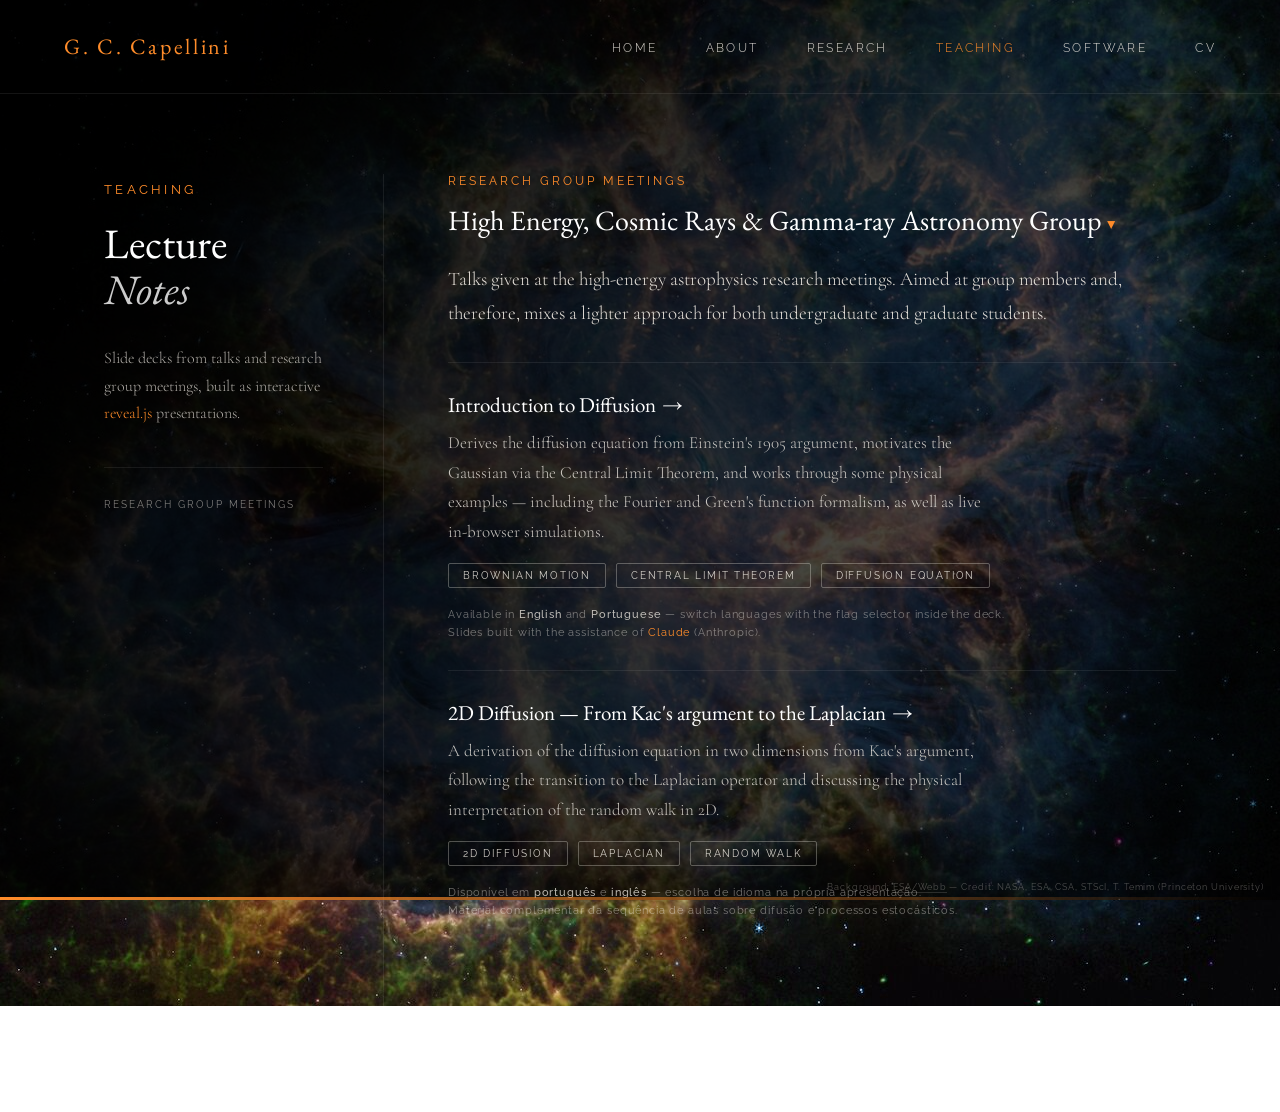
<file: teaching.html>
<!DOCTYPE html>
<html lang="en">
<head>

<!-- Google tag (gtag.js) -->
<script async src="https://www.googletagmanager.com/gtag/js?id=G-1GP52T7SWY"></script>
<script>
window.dataLayer = window.dataLayer || [];
function gtag(){dataLayer.push(arguments);}
gtag('js', new Date());
gtag('config', 'G-1GP52T7SWY');
</script>

<meta charset="UTF-8">
<meta name="viewport" content="width=device-width, initial-scale=1.0">
<meta name="description" content="Slide decks and lecture notes from talks and research group meetings — Gabriel Cassoli Capellini.">
<title>Teaching — G. C. Capellini</title>

<style>
@import url('https://fonts.googleapis.com/css2?family=EB+Garamond:ital,wght@0,400;0,500;1,400&family=Cormorant+Garamond:ital,wght@0,300;0,400;1,300&family=Raleway:wght@300;400&display=swap');
*, *::before, *::after { margin:0; padding:0; box-sizing:border-box; }

.img-credit {
  position: fixed;
  bottom: 8px;
  right: 16px;
  font-family: 'Raleway', sans-serif;
  font-size: 9px;
  letter-spacing: 0.1em;
  color: rgba(245,240,232,0.30);
  z-index: 5;
}
.img-credit a {
  color: rgba(245,240,232,0.30);
  text-decoration: none;
  border-bottom: 1px solid rgba(245,240,232,0.15);
  transition: color 0.3s;
}
.img-credit a:hover { color: #ff8c2a; }

body {
  min-height: 100vh;
  background: url("1.jpg") center/cover no-repeat fixed;
  font-family: 'EB Garamond', Georgia, serif;
  color: #f5f0e8;
}
body::before {
  content: "";
  position: fixed;
  inset: 0;
  background: linear-gradient(
    115deg,
    rgba(0,0,0,0.93) 0%,
    rgba(0,0,0,0.82) 45%,
    rgba(0,0,0,0.55) 100%
  );
  z-index: 0;
}
.site-wrapper { position: relative; z-index: 1; min-height: 100vh; }

nav {
  display: flex;
  align-items: center;
  justify-content: space-between;
  padding: 32px 64px;
  border-bottom: 1px solid rgba(255,255,255,0.08);
}
.logo {
  font-family: 'EB Garamond', serif;
  font-size: 22px;
  font-weight: 400;
  letter-spacing: 0.12em;
  color: #ff8c2a;
  text-decoration: none;
}
.nav-links { display: flex; gap: 48px; list-style: none; }
.nav-links a {
  font-family: 'Raleway', sans-serif;
  font-size: 12px;
  font-weight: 300;
  letter-spacing: 0.2em;
  text-transform: uppercase;
  color: rgba(245,240,232,0.90);
  text-decoration: none;
  transition: color 0.3s;
}
.nav-links a:hover, .nav-links a.active { color: #ff8c2a; }

.page-content {
  display: grid;
  grid-template-columns: 280px 1fr;
  gap: 0;
  max-width: 1200px;
  margin: 0 auto;
  padding: 80px 64px 100px;
  opacity: 0;
  animation: fadeUp 1s ease forwards 0.2s;
}
.sidebar {
  padding-right: 60px;
  border-right: 1px solid rgba(255,255,255,0.08);
  padding-top: 8px;
}
.page-label {
  font-family: 'Raleway', sans-serif;
  font-size: 13px;
  font-weight: 400;
  letter-spacing: 0.25em;
  text-transform: uppercase;
  color: #ff8c2a;
  margin-bottom: 24px;
  display: block;
}
.page-title {
  font-family: 'EB Garamond', serif;
  font-size: 42px;
  font-weight: 400;
  line-height: 1.1;
  color: #fff;
  margin-bottom: 32px;
}
.page-title em { font-style: italic; color: rgba(255,255,255,0.80); }
.page-intro {
  font-family: 'Cormorant Garamond', serif;
  font-size: 16px;
  font-weight: 300;
  line-height: 1.7;
  color: rgba(245,240,232,0.70);
  margin-bottom: 40px;
}
.prose-link {
  color: #ff8c2a;
  text-decoration: none;
  transition: opacity 0.3s;
}
.prose-link:hover { opacity: 0.75; }

.sidebar-nav {
  list-style: none;
  border-top: 1px solid rgba(255,255,255,0.08);
  padding-top: 24px;
}
.sidebar-nav li { margin-bottom: 14px; }
.sidebar-nav a {
  font-family: 'Raleway', sans-serif;
  font-size: 10px;
  letter-spacing: 0.2em;
  text-transform: uppercase;
  color: rgba(245,240,232,0.50);
  text-decoration: none;
  transition: color 0.3s;
}
.sidebar-nav a:hover { color: #ff8c2a; }

.main-content { padding-left: 64px; }

.research-section {
  margin-bottom: 64px;
  padding-bottom: 64px;
  border-bottom: 1px solid rgba(255,255,255,0.06);
}
.research-section:last-child { border-bottom: none; margin-bottom: 0; }

.section-toggle{
  display: flex;
  align-items: baseline;
  gap: 14px;
  background: none;
  border: none;
  cursor: pointer;
  text-align: left;
  padding: 0;
  width: 100%;
}
.section-eyebrow {
  font-family: 'Raleway', sans-serif;
  font-size: 12px;
  font-weight: 400;
  letter-spacing: 0.25em;
  text-transform: uppercase;
  color: #ff8c2a;
  margin-bottom: 16px;
  display: block;
}
.section-title {
  font-family: 'EB Garamond', serif;
  font-size: 28px;
  font-weight: 400;
  color: #fff;
  margin-bottom: 24px;
  line-height: 1.2;
}
.chevron{
  font-size: 16px;
  color: #ff8c2a;
  transition: transform 0.25s ease;
  display: inline-block;
}
.research-section.closed .chevron{ transform: rotate(0deg); }
.research-section:not(.closed) .chevron{ transform: rotate(90deg); }

.section-collapsible{
  overflow: hidden;
  max-height: 2000px;
  transition: max-height 0.3s ease;
}
.research-section.closed .section-collapsible{ max-height: 0; }

.section-body {
  font-family: 'Cormorant Garamond', serif;
  font-size: 19px;
  font-weight: 300;
  line-height: 1.80;
  color: rgba(245,240,232,0.92);
  margin-bottom: 8px;
}
.section-body p { margin-bottom: 18px; }
.section-body p:last-child { margin-bottom: 0; }
.section-body strong { font-weight: 500; color: #fff; }
.section-body em { font-style: italic; color: rgba(245,240,232,0.85); }

.hero-tags { display: flex; flex-wrap: wrap; gap: 10px; margin-bottom: 18px; }
.tag {
  font-family: 'Raleway', sans-serif;
  font-size: 10px;
  font-weight: 400;
  letter-spacing: 0.18em;
  text-transform: uppercase;
  color: rgba(245,240,232,0.85);
  border: 1px solid rgba(245,240,232,0.30);
  padding: 6px 14px;
  border-radius: 2px;
  transition: border-color 0.3s, color 0.3s;
}
.tag:hover { border-color: #ff8c2a; color: #ff8c2a; }

.talk-list{ margin-top: 32px; }
.talk-item{
  padding: 28px 0;
  border-top: 1px solid rgba(255,255,255,0.08);
}

.talk-title{
  font-family: 'EB Garamond', serif;
  font-size: 21px;
  font-weight: 400;
  color: #fff;
  text-decoration: none;
  display: inline-block;
  margin-bottom: 10px;
  transition: color 0.3s;
}
.talk-title:hover{ color: #ff8c2a; }
.talk-title .arrow{
  display: inline-block;
  margin-left: 6px;
  transition: transform 0.2s ease;
}
.talk-title:hover .arrow{ transform: translateX(3px); }

.talk-desc{
  font-family: 'Cormorant Garamond', serif;
  font-size: 17px;
  font-weight: 300;
  line-height: 1.75;
  color: rgba(245,240,232,0.80);
  max-width: 68ch;
  margin-bottom: 16px;
}

.talk-meta{
  font-family: 'Raleway', sans-serif;
  font-size: 10.5px;
  letter-spacing: 0.08em;
  color: rgba(245,240,232,0.45);
  line-height: 1.7;
}
.talk-meta strong{ color: rgba(245,240,232,0.75); font-weight: 500; }

.bottom-bar {
  position: fixed;
  bottom: 0; left: 0; right: 0;
  height: 3px;
  background: linear-gradient(90deg, #ff8c2a 0%, transparent 100%);
  z-index: 10;
}

@keyframes fadeUp {
  from { opacity: 0; transform: translateY(20px); }
  to { opacity: 1; transform: translateY(0); }
}

@media (max-width: 860px){
  .page-content{ grid-template-columns: 1fr; padding: 56px 28px 80px; }
  .sidebar{ border-right: none; border-bottom: 1px solid rgba(255,255,255,0.08); padding: 0 0 32px; margin-bottom: 32px; }
  .main-content{ padding-left: 0; }
  nav{ padding: 24px 28px; }
}
</style>
</head>
<body>

<div class="site-wrapper">

<nav>
  <a class="logo" href="index.html">G. C. Capellini</a>
  <ul class="nav-links">
    <li><a href="index.html">Home</a></li>
    <li><a href="about.html">About</a></li>
    <li><a href="research.html">Research</a></li>
    <li><a href="teaching.html" class="active">Teaching</a></li>
    <li><a href="software.html">Software</a></li>
    <li><a href="CV_Gabriel_Capellini.pdf" target="_blank">CV</a></li>
  </ul>
</nav>

<div class="page-content">

  <aside class="sidebar">
    <span class="page-label">Teaching</span>
    <h1 class="page-title">Lecture<br><em>Notes</em></h1>
    <p class="page-intro">
      Slide decks from talks and research group meetings, built as interactive
      <a class="prose-link" href="https://revealjs.com" target="_blank">reveal.js</a> presentations.
    </p>
    <ul class="sidebar-nav">
      <li><a href="#meetings">Research Group Meetings</a></li>
    </ul>
  </aside>

  <main class="main-content">

    <div class="research-section" id="meetings">
      <button class="section-toggle" onclick="this.closest('.research-section').classList.toggle('closed')">
        <div>
          <span class="section-eyebrow">Research Group Meetings</span>
          <h2 class="section-title">High Energy, Cosmic Rays &amp; Gamma-ray Astronomy Group <span class="chevron">&#9656;</span></h2>
        </div>
      </button>

      <div class="section-collapsible">
        <div class="section-body">
          <p>Talks given at the high-energy astrophysics research meetings. Aimed at group members and, therefore, mixes a lighter approach for both undergraduate and graduate students.</p>
        </div>

        <div class="talk-list">
          <div class="talk-item">
            <a class="talk-title" href="teaching/intro-diffusion/IntroDiff.html" target="_blank" rel="noopener">Introduction to Diffusion<span class="arrow">&#8594;</span></a>
            <p class="talk-desc">Derives the diffusion equation from Einstein's 1905 argument, motivates the Gaussian via the Central Limit Theorem, and works through some physical examples — including the Fourier and Green's function formalism, as well as live in-browser simulations.</p>
            <div class="hero-tags">
              <span class="tag">Brownian motion</span>
              <span class="tag">Central Limit Theorem</span>
              <span class="tag">Diffusion equation</span>
            </div>
            <p class="talk-meta">
              Available in <strong>English</strong> and <strong>Portuguese</strong> — switch languages with the flag selector inside the deck.<br>
              Slides built with the assistance of <a class="prose-link" href="https://claude.com" target="_blank" style="font-size:inherit;">Claude</a> (Anthropic).
            </p>
          </div>

          <div class="talk-item">
            <a class="talk-title" href="teaching/intro-diffusion/difusao-2d-kac-bilingue.html" target="_blank" rel="noopener">2D Diffusion — From Kac's argument to the Laplacian<span class="arrow">&#8594;</span></a>
            <p class="talk-desc">A derivation of the diffusion equation in two dimensions from Kac's argument, following the transition to the Laplacian operator and discussing the physical interpretation of the random walk in 2D.</p>
            <div class="hero-tags">
              <span class="tag">2D Diffusion</span>
              <span class="tag">Laplacian</span>
              <span class="tag">Random Walk</span>
            </div>
            <p class="talk-meta">
              Disponível em <strong>português</strong> e <strong>inglês</strong> — escolha de idioma na própria apresentação.<br>
              Material complementar da sequência de aulas sobre difusão e processos estocásticos.
            </p>
          </div>
        </div>
      </div>
    </div>

  </main>

</div>
</div>

<div class="bottom-bar"></div>
<footer class="img-credit">
  Background: <a href="https://esawebb.org/images/weic2417a/" target="_blank">ESA/Webb</a>
  — Credit: NASA, ESA, CSA, STScI, T. Temim (Princeton University)
</footer>

</body>
</html>
</file>
<file: style.css>
*{
    margin:0;
    padding:0;
    box-sizing:border-box;
}

/* ---------- Background ---------- */

.background{
    position:fixed;
    top:0;
    left:0;
    width:100%;
    height:100%;

    background:url("1.jpg");
    background-size:cover;
    background-position:center;

    z-index:-2;
}

/* dark overlay for readability */

.background::after{
    content:"";
    position:absolute;
    top:0;
    left:0;
    width:100%;
    height:100%;

    background:rgba(0,0,0,0.7);  /* opacity fix */

    z-index:-1;
}


/* ---------- Navbar ---------- */

.navbar{
    width:1200px;
    height:80px;
    margin:auto;
    display:flex;
    align-items:center;
    justify-content:space-between;
}

.logo{
    color:#ff7a00;
    font-size:34px;
    font-family:'Times New Roman';
}

/* menu */

.menu ul{
    display:flex;
    gap:40px;
}

.menu ul li{
    list-style:none;
}

.menu ul li a{
    text-decoration:none;
    color:white;
    font-size:18px;
    transition:0.3s;
}

.menu ul li a:hover{
    color:#ff7a00;
}

/* search */

.search{
    display:flex;
}

.srch{
    height:38px;
    padding:8px;
    border:1px solid #ff7a00;
    background:transparent;
    color:white;
}

.btn{
    height:38px;
    width:90px;
    background:#ff7a00;
    border:none;
    color:white;
    cursor:pointer;
}


/* ---------- Hero Section ---------- */

.hero{
    display:flex;
    align-items:center;
    height:80vh;
}

/* glass box */

.hero-box{

    margin-left:120px;
    max-width:750px;

    background:rgba(0,0,0,0.45);
    backdrop-filter:blur(6px);

    padding:50px;
    border-radius:10px;

    color:white;
    font-family:'Times New Roman';
}

/* title */

.hero-box h1{
    font-size:56px;
    margin-bottom:25px;
}

/* paragraphs */

.hero-box p{
    font-size:20px;
    line-height:1.7;
    margin-bottom:12px;
}

.funding{
    margin-top:20px;
    font-size:18px;
    color:#dddddd;
}


/* ================================================= */
/* ============== DO NOT BREAK RESEARCH PAGE ======= */
/* ================================================= */

.research-container{
    max-width:900px;
    margin:auto;
    padding-top:120px;
    padding-bottom:80px;
    text-align:center;
    font-family:'Times New Roman';
}

.intro{
    font-size:18px;
    margin-bottom:40px;
    color:#e6e6e6;
}

.research-box{
    background:rgba(0,0,0,0.65);
    padding:45px;
    border-radius:12px;
    text-align:left;
    line-height:1.7;
    backdrop-filter:blur(6px);
}

.research-box h2{
    text-align:center;
    margin-bottom:25px;
    font-size:26px;
    color:#ff8c00;
}

.research-box p{
    margin-bottom:20px;
    font-size:17px;
    color:#f0f0f0;
}

.video-container{
    margin-top:25px;
    text-align:center;
}

.video-container iframe{
    max-width:100%;
    border-radius:10px;
}
</file>
